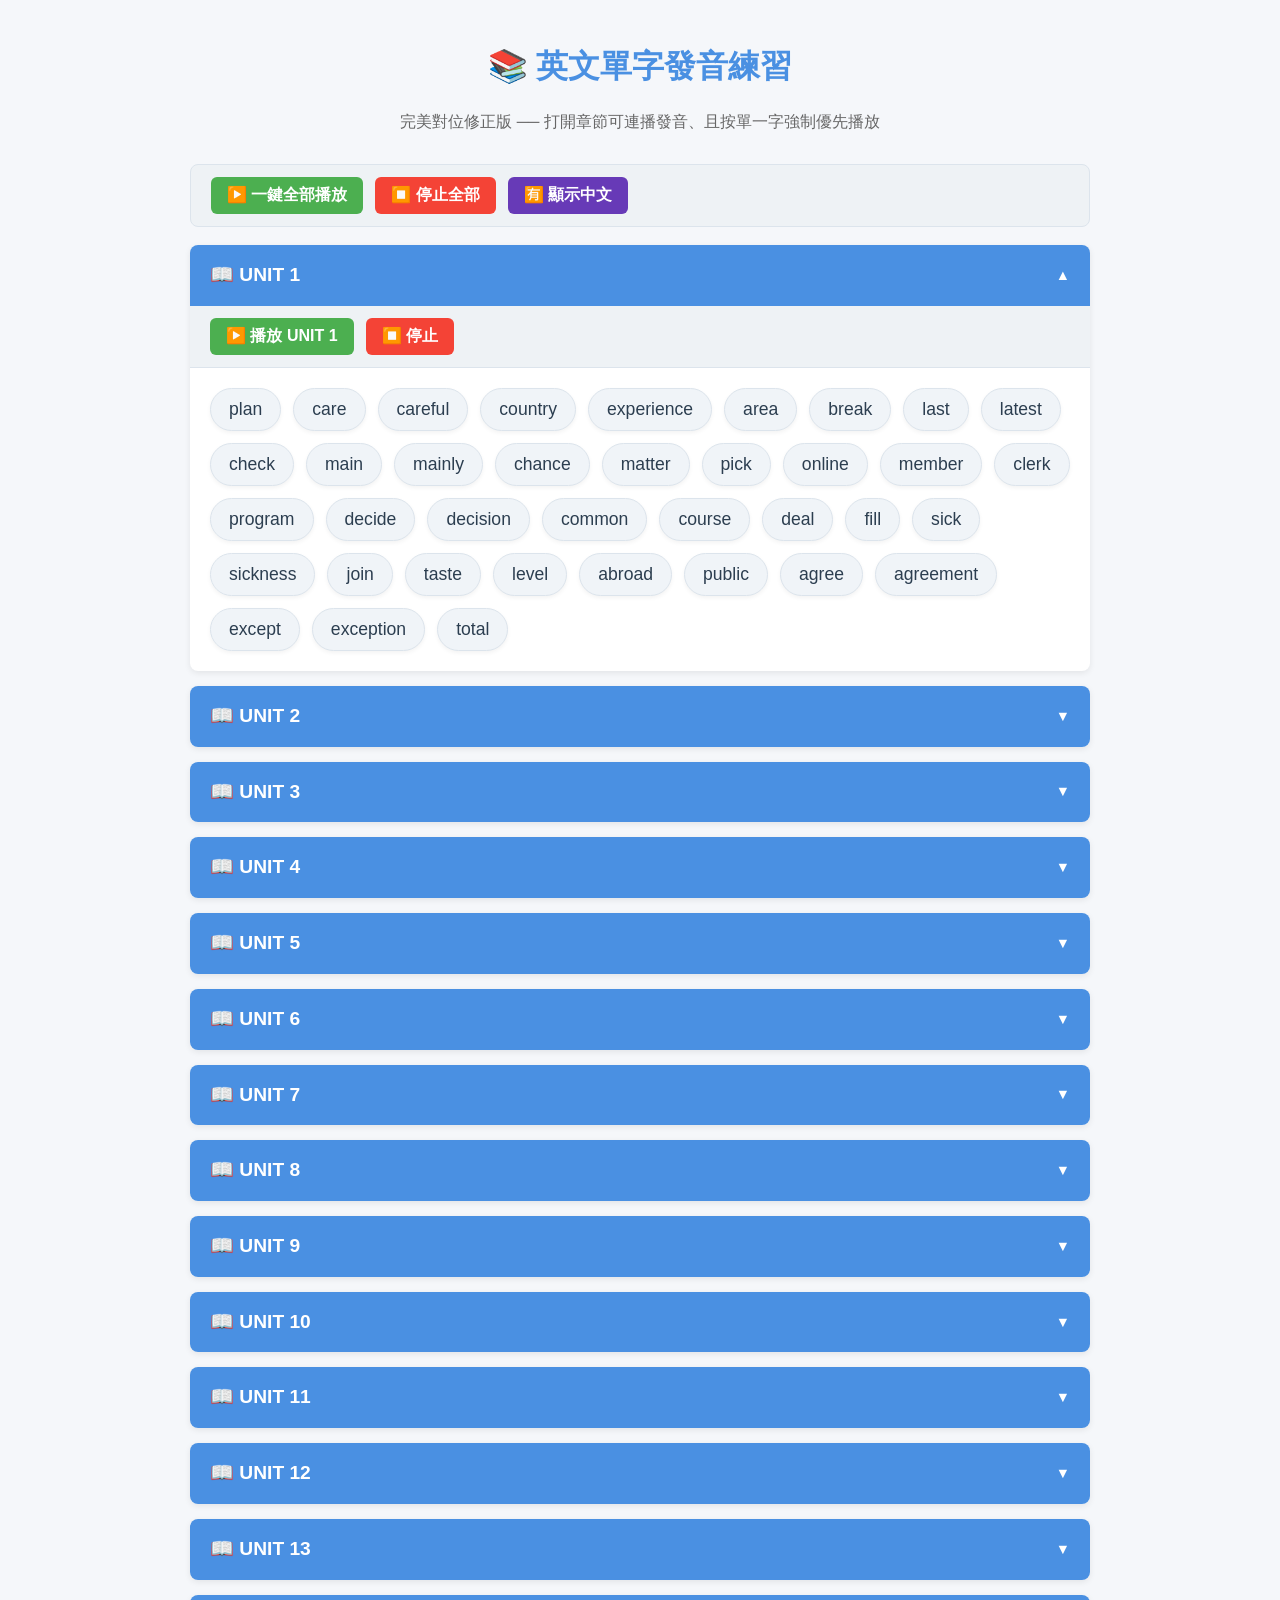
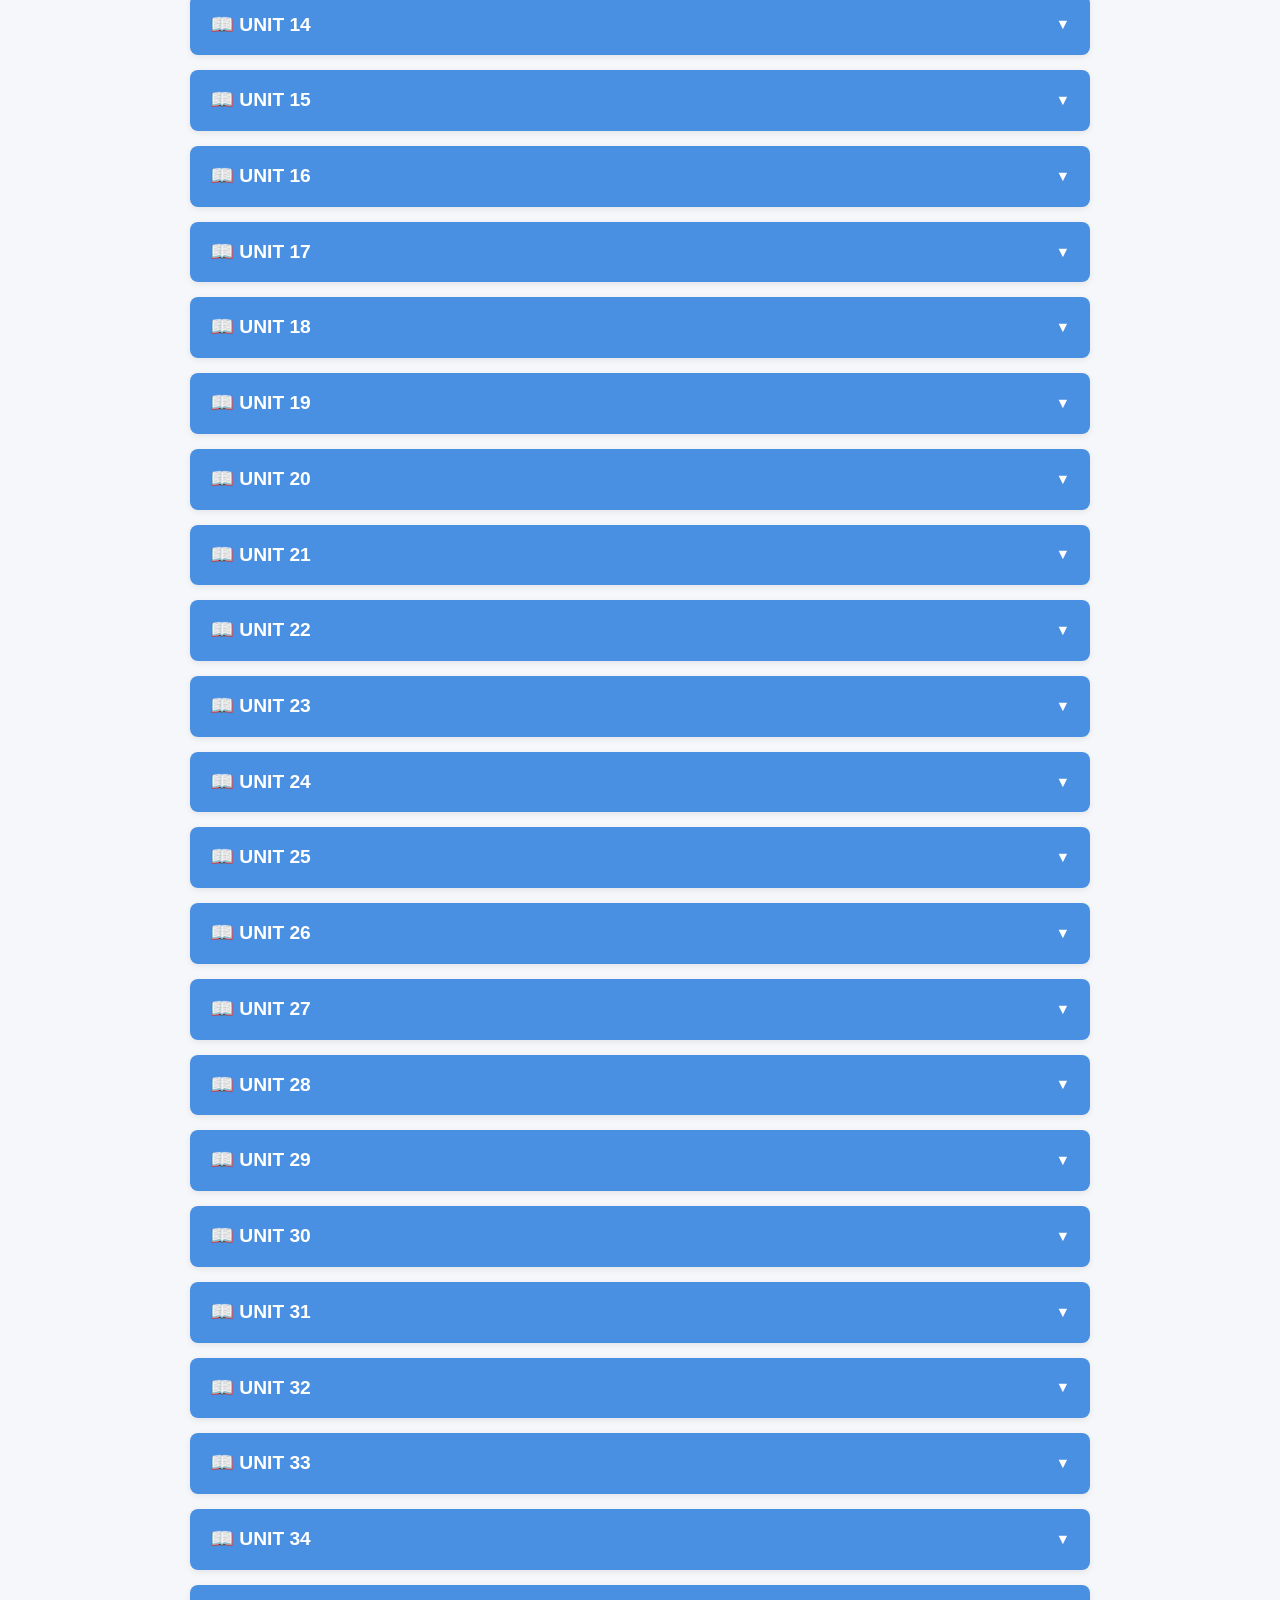
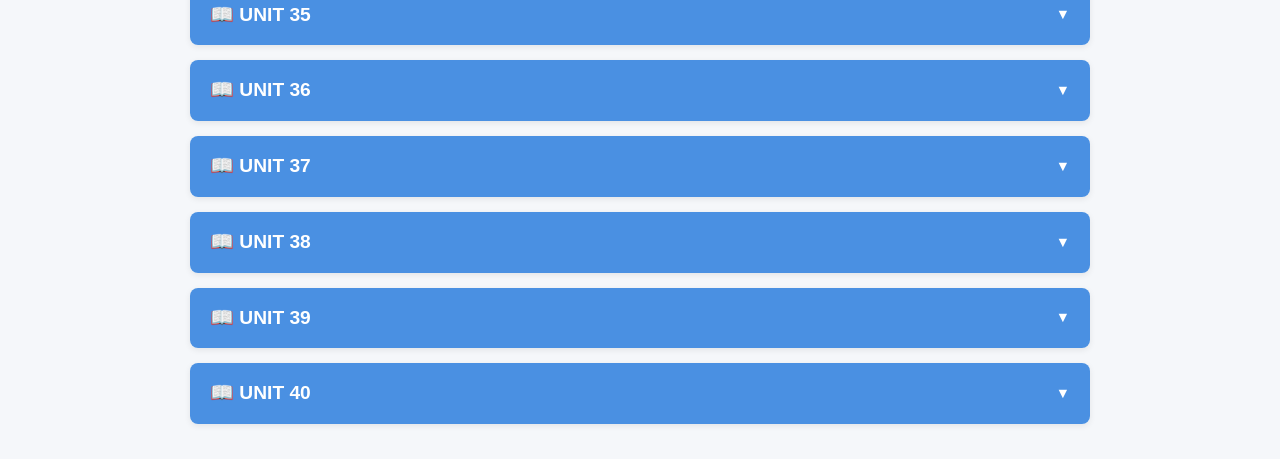
<file: speak.html>
<!DOCTYPE html>
<html lang="zh-TW">
<head>
    <meta charset="UTF-8">
    <meta name="viewport" content="width=device-width, initial-scale=1.0">
    <title>英文單字發音練習 (Units 1-40)</title>
    <style>
        :root {
            --primary-color: #4A90E2;
            --hover-color: #357ABD;
            --bg-color: #F5F7FA;
            --text-color: #333;
        }
        body {
            font-family: 'Segoe UI', Tahoma, Geneva, Verdana, sans-serif;
            background-color: var(--bg-color);
            color: var(--text-color);
            max-width: 900px;
            margin: 0 auto;
            padding: 20px;
            line-height: 1.6;
        }
        h1 {
            text-align: center;
            color: var(--primary-color);
            margin-bottom: 5px;
        }
        p.subtitle {
            text-align: center;
            color: #666;
            margin-bottom: 30px;
        }
        .unit-box {
            background: #fff;
            margin-bottom: 15px;
            border-radius: 8px;
            box-shadow: 0 2px 6px rgba(0,0,0,0.08);
            overflow: hidden;
        }
        summary {
            background-color: var(--primary-color);
            color: white;
            padding: 15px 20px;
            font-size: 1.2rem;
            font-weight: bold;
            cursor: pointer;
            list-style: none;
            transition: background-color 0.3s;
            display: flex;
            justify-content: space-between;
            align-items: center;
        }
        summary:hover {
            background-color: var(--hover-color);
        }
        summary::-webkit-details-marker {
            display: none;
        }
        summary::after {
            content: "▼";
            font-size: 0.9rem;
        }
        details[open] summary::after {
            content: "▲";
        }
        
        .controls-panel {
            background-color: #eef2f5;
            padding: 12px 20px;
            border-bottom: 1px solid #dce4ec;
            display: flex;
            gap: 12px;
            align-items: center;
        }
        .control-btn {
            border: none;
            padding: 8px 16px;
            font-size: 1rem;
            border-radius: 6px;
            cursor: pointer;
            font-weight: bold;
            transition: opacity 0.2s, transform 0.1s;
            display: flex;
            align-items: center;
            gap: 6px;
        }
        .control-btn:hover { opacity: 0.8; transform: scale(1.02); }
        .control-btn:active { transform: scale(0.98); }
        .play-all-btn { background-color: #4CAF50; color: white; }
        .stop-btn { background-color: #F44336; color: white; }
        .toggle-zh-btn { background-color: #673AB7; color: white; }
        .global-controls {
            margin-bottom: 18px;
            border-radius: 8px;
            border: 1px solid #dce4ec;
        }
        
        .status-text {
            color: #555;
            font-size: 0.95rem;
            margin-left: auto;
            font-weight: bold;
        }

        .word-grid {
            display: flex;
            flex-wrap: wrap;
            gap: 12px;
            padding: 20px;
        }
        .word-btn {
            background-color: #f0f4f8;
            border: 1px solid #dce4ec;
            color: #2c3e50;
            padding: 10px 18px;
            font-size: 1.1rem;
            border-radius: 25px;
            cursor: pointer;
            transition: all 0.2s ease;
            box-shadow: 0 2px 4px rgba(0,0,0,0.05);
        }
        .word-btn:hover {
            background-color: #e2e8f0;
            border-color: #cbd5e1;
            transform: translateY(-2px);
            box-shadow: 0 4px 8px rgba(0,0,0,0.1);
        }
        .word-btn:active {
            transform: translateY(0);
        }
        
        /* 單字正在播放的超級突顯效果 */
        .playing {
            background-color: #ffd700 !important;
            border-color: #e6c200 !important;
            color: #000;
            transform: scale(1.08) translateY(-3px) !important;
            box-shadow: 0 5px 12px rgba(255, 215, 0, 0.5) !important;
            font-weight: bold;
        }
    </style>
</head>
<body>

    <h1>📚 英文單字發音練習</h1>
    <p class="subtitle">完美對位修正版 ── 打開章節可連播發音、且按單一字強制優先播放</p>

    <div id="global-controls" class="controls-panel global-controls">
        <button id="play-all-units-btn" class="control-btn play-all-btn">▶️ 一鍵全部播放</button>
        <button id="global-stop-btn" class="control-btn stop-btn">⏹️ 停止全部</button>
        <button id="toggle-zh-btn" class="control-btn toggle-zh-btn">🈶 顯示中文</button>
        <span id="global-status-text" class="status-text"></span>
    </div>

    <div id="vocabulary-container"></div>

    <script>
        // 資料載入：完整的 1~40 課清單
        const rawData = `
UNIT 1
plan, care, careful, country, experience, area, break, last, latest, check, main, mainly, chance, matter, pick, online, member, clerk, program, decide, decision, common, course, deal, fill, sick, sickness, join, taste, level, abroad, public, agree, agreement, except, exception, total
UNIT 2
able, disable, enable, ability, trip, allow, computer, final, finally, happen, treat, treatment, serious, serve, service, surprise, surprised, surprising, fight, notice, worry, worried, tip, act, action, share, raise, dress, traffic, film, drop, heat, attack, item, hurt, enter, paint, painting, throat, meal, hide
UNIT 3
interest, interested, interesting, collect, collection, difficult, difficulty, reason, reasonable, expect, unexpectedly, foreign, foreigner, celebrate, possible, possibility, language, light, lighten, medicine, medical, knowledge, dead, deadly, death, fail, failure, near, nearby, danger, dangerous, package, nature, natural, naturally, plant, feed, hit, terrible, terribly, terrific, pleasure, pleased, pleasant, practice, practical, robot, sore, insect, safe, safety, tie, bear
UNIT 4
order, disorder, believe, belief, through, throughout, mean, meaning, meaningful, means, interview, interviewer, restaurant, explain, explanation, repeat, repeatedly, hobby, power, powerful, lonely, loneliness, certain, certainly, appear, appearance, disappear, block, error, science, scientist, teenager, headache, shape, count, countless, race, slim, topic, sign, signature, signal, throw, square, strange, stranger, honest, honesty, probably, engineer
UNIT 5
popular, popularity, choose, choice, health, healthy, million, special, successful, success, succeed, wonder, wonderful, present, presentation, comfort, comfortable, define, definition, definitely, excellent, relate, relation, relative, relationship, note, notable, tidy, proud, sharp, subject, straight, perhaps, belong, bottom, upload, download, enjoyable, enjoyment, international, nation, national, ignore, local, offer, gain, skill, surface
UNIT 6
cause, company, worse, worsen, attention, provide, lower, energy, develop, development, improve, improvement, personal, personality, custom, customer, social, society, support, due, instead, waste, human, contact, statement, manage, manager, stress, stressful, system, diet, term, spread, control, disease, manner, fever, concern
UNIT 7
create, creative, creativity, creation, creature, travel, traveler, mention, favorite, favor, result, crisis, effort, cultural, culture, handle, design, designer, stage, realize, goal, amount, damage, simply, quality, prize, delay, figure, hall, event, track, author, thus, occur, host, rent, upset, major
UNIT 8
direct, director, direction, review, view, express, method, increase, punish, bother, spot, aim, shy, deny, truth, region, affect, score, loss, lack, aid, period, gather, match, stretch, unless, feature, alive, excuse, phrase, range, path, link
UNIT 9
introduce, introduction, position, wedding, balance, balanced, condition, available, character, survive, survival, regard, regards, discover, material, supply, especially, treasure, examine, average, crowd, crowded, object, border, mature, solution, approach, ordinary, rather, refuse, task, section, measure, marriage, climate
UNIT 10
effect, effective, ineffective, industry, industrial, ill, illness, purpose, message, project, weight, weigh, product, produce, discuss, discussion, consider, considerate, distant, distance, sense, sensitive, advice, advise, education, traditional, income, outcome, couple, whatever, platform, challenge, tour, tourist, delicious, sudden, remove, display, field, century, function, indeed, hurry
UNIT 11
image, imagine, imagination, source, resource, expert, domestic, regular, regularly, complete, completely, cancer, emotion, emotional, therefore, thirsty, thirst, conflict, doubt, doubtful, doubtless, rapid, rapidly, drug, drugstore, peace, peaceful, mass, massive, article, gym, text, metal, strike, soak, fault, force, status, sail, shine, trick, guide, describe, description
UNIT 12
contain, container, reject, rejection, active, activity, general, generally, accept, acceptable, deliver, delivery, form, formal, informal, chain, latter, surf, shoot, shot, diary, praise, divide, liquid, firm, speed, blame, debate, tiny, trade, suit, suitable, detail, flat, curious, rubber, toast, target, roof, scare
UNIT 13
entire, entirely, recent, recently, pattern, charge, recharge, cure, curable, pain, painkiller, perfect, spirit, degree, former, slide, symbol, press, pressure, greet, greeting, worth, soft, softly, soften, solve, reply, factor, seek, tax, ideal, repair, claim, edge, minor, slip, absent, duty, flight
UNIT 14
jam, plain, chase, dull, blood, bleed, attempt, broad, master, folk, argue, argument, court, opinion, escape, gold, golden, bend, justice, legal, illegal, settle, settler, fair, fairly, pale, mask, liberal, shame, smooth, network, networking, gram, kilogram, deadline, dialogue, schedule, positive
UNIT 15
protect, protection, addition, additional, government, environment, environmental, patient, impatient, patiently, temperature, novel, novelty, promise, promising, proper, properly, exist, existence, forward, switch, advance, swallow, address, meter, kilometer, current, currently, central, enemy, cheer, cheerful, journal, cycle, recycle, burden, internal, stream, combine, grain, victory, quantity, command
UNIT 16
connect, connection, prove, proof, compare, comparison, indicate, expend, expense, generous, vote, cancel, value, valuable, invaluable, origin, original, originally, judge, judgment, respond, response, neighbor, neighborhood, obvious, obviously, fashion, old-fashioned, complex, progress, particular, propose, appetite, brilliant, religion, religious, contract, account, blanket, humble, wealthy, wealth, operate, operation, negative, congratulation
UNIT 17
inform, information, attract, attractive, attraction, reduce, risk, prevent, preventive, prevention, replace, global, concert, variety, various, promote, promotion, release, relax, relaxed, relaxing, pity, spite, exchange, process, graduate, advantage, opportunity, remind, citizen, breast, passenger, hire, bet, admire, career, tropical, achieve, achievement, downtown
UNIT 18
passage, suggest, suggestion, prefer, preference, include, including, apply, applicant, application, remain, salary, rate, plastic, statue, medium, harm, harmful, passport, persuade, adventure, adventurous, standard, standardize, partner, partnership, technology, locate, location, suffer, complain, complaint, crop, twist, sweat, barely, edit, editor, organize, organization, stare, tend, talent
UNIT 19
encourage, encouraging, discourage, discouraging, influence, influential, similar, similarity, similarly, depend, dependent, limit, limited, limitation, memory, memorize, chemical, chemistry, afford, victim, lobby, honor, detect, amazed, amazing, desire, destroy, regret, reserve, reservation, budget, float, headline, discount, hunger, vehicle, invent, inventor, invention, extreme, extremely, secure, security, decrease, journey, assist, assistant, assistance, situation
UNIT 20
found, founder, foundation, attend, attendance, appreciate, appreciation, commercial, commerce, warn, warning, unite, united, request, unique, relieve, relief, occasion, occasional, explore, exploration, constant, constantly, injure, injury, jealous, jealousy, recognize, humor, humorous, technique, bacteria, eager, eagerly, credit, drag, rank, flame, flash, crash, rocket, rely, label, tough, engage
UNIT 21
receipt, receive, reception, receptionist, trend, trendy, starve, starvation, announce, announcement, crime, criminal, previous, decorate, decoration, transport, transportation, dessert, greedy, capture, coach, rob, robber, robbery, leisure, wisdom, urban, stable, portion, vanish, react, reaction, threat, medal, deed, dip, mental, athlete, athletic, harbor, pill, profit, specific
UNIT 22
electrical, electricity, electronic, sufficient, emphasize, emphasis, respect, respective, poison, poisonous, necessary, necessity, unnecessary, emergency, frighten, gamble, aware, awareness, suspect, breathe, breath, scene, scenery, staff, clip, leak, skip, client, suicide, gossip, heal, spill, spoil, county, tight, sincere, temper, scream, scatter, laundry
UNIT 23
behave, behavior, accident, accidental, confident, confidence, maintain, maintenance, appeal, appealing, mission, vitamin, fortunate, fortune, structure, import, innocent, chill, chilly, previous, precious, envious, envy, faith, faithful, postpone, dim, property, anxiety, anxious, murder, murderer, committee, moisture, optimistic, vacant, vacancy, poverty, capable, capacity, perform, performance, conclude, conclusion, humankind, conscious, consciously, unconscious
UNIT 24
element, advertise, advertisement, political, politician, exhibit, exhibition, restrict, restriction, determine, determined, determination, impress, impression, impressive, permit, permission, quote, quotation, reveal, strength, strengthen, surround, surroundings, significant, hint, dairy, dizzy, remote, hollow, misery, elevator, muscle, mystery, crew, fuel, lung, election, export, arrest, polar, pole, violent, violence
UNIT 25
lifestyle, worldwide, disappointed, exact, exactly, university, population, department, melt, confuse, confusing, eventually, conversation, actually, diving, principle, primary, primarily, terrorist, homemade, friendship, participate, participant, charming, instrument, principal, strict, strictly, classical, normal, attitude, individual, instant, instantly, ambulance, pollute, pollution
UNIT 26
represent, representative, vision, visible, visualize, scholar, scholarship, clue, pilot, glance, pause, slave, mess, yell, dust, dusty, rough, survey, horrible, naked, pour, grocery, microwave, opposite, oppose, emperor, inferior, ambition, ambitious, moral, immoral, observe, observation, confirm, immediate, immediately, casual, casualty, compete, competitive, competitor, competition, democracy, strategy
UNIT 27
appoint, appointment, virus, despite, research, researcher, consume, consumer, website, webpage, species, access, publish, contrast, involve, obstacle, site, fame, refer, reference, occupy, occupation, financial, impact, quarrel, otherwise, apology, apologize, forecast, classify, imply, consist, preserve, drown, humid, deposit, awesome, awful
UNIT 28
furthermore, contribute, contribution, contributor, identity, identical, identify, percent, percentage, associate, association, volunteer, voluntary, evident, evidence, route, annoy, inspire, inspiring, inspiration, pace, priority, solar, charity, recover, recovery, bargain, monitor, overcome, estimate, encounter, option, optional, resolve, resolution, revise, revision, possess, possession, convince, convinced, convincing, critical, criticism, pregnant, pregnancy, potential, potentially, mechanic, scarcely
UNIT 29
entertain, entertaining, entertainer, entertainment, addict, addicted, addiction, predict, predictable, prediction, dominate, dominant, community, accomplish, accomplishment, cooperate, cooperation, economic, economy, marathon, exaggerate, compose, composition, invade, invasion, expose, disturb, commit, disaster, calorie, insult, essential, expand, gender, concept, issue, urge, urgent, device, demand, establish, endanger, neglect, infant
UNIT 30
annual, anniversary, differ, difference, genetic, gene, infect, infection, elementary, regulation, manufacture, convention, conventional, intend, interfere, luxury, luxurious, campaign, facility, emerge, emerging, interact, interaction, digital, invest, investment, margin, transform, transformation, dignity, contest, construct, construction, grateful, gratitude, virtue, rural, accuse, cherish, protest, refund, fantastic
UNIT 31
workplace, physical, physics, exhaust, exhausted, delicate, incredible, incredibly, artificial, agency, agent, translate, translation, comic, comedy, numerous, aspect, tolerate, obtain, battery, enlarge, analyze, cabinet, absorb, loyal, loyalty, reward, rewarded, rescue, boast, retire, retired, retirement, ruin, defeat, shift, spare, vast, shelter, enormous
UNIT 32
calculate, calculation, launch, offend, offensive, oxygen, disguise, reflect, reflection, statistic, admit, admission, explode, explosion, communicate, communication, concentrate, illustrate, illustration, outstanding, reputation, vegetarian, suspicious, nightmare, demonstrate, demonstration, alternative, companion, instruct, instruction, interrupt, interruption, landscape, magnificent, prosperous, tremendous, atmosphere, professional, employee, employer, employment, approval, disapprove
UNIT 33
fluent, fluency, insurance, delight, alert, labor, divorce, context, makeup, convey, welfare, costume, counter, software, hardware, surgery, deserve, tragic, tragedy, collapse, split, witch, transfer, arise, chew, privacy, mild, mildly, digest, digestion, rebel, rebellious, rebellion, withdraw, miserable, splendid, blossom
UNIT 34
isolate, isolation, assign, assignment, mineral, tremble, abstract, diligent, tension, comment, discipline, ethnic, scratch, literature, reunion, nuclear, content, pursuit, pursue, surrender, household, modest, modesty, obey, obedient, absolute, absolutely, ancient, ancestor, partial, partially, accompany, register, registration, refuge, refugee, portrait, portray, moderate, complicate, complicated, maximum
UNIT 35
require, requirement, gradual, gradually, reluctant, reluctantly, defend, defender, diverse, diversity, resign, resignation, assembly, assemble, distribute, distribution, frustrate, frustrated, frustration, immigrant, immigrate, genuine, genuinely, equipment, inflate, inflation, intimate, intimately, fulfill, fulfillment, resemble, resemblance, ingredient, consequence, consequently, satisfy, satisfaction, satisfactory, conserve, conservative, responsible, responsibility, negotiate, negotiation, generation, appropriate, appropriately, accurate, accuracy, hesitate, hesitation, pronounce, pronunciation, autobiography, audience, circumstance
UNIT 36
donate, donation, purchase, destination, recommend, recommendation, abuse, decline, resume, résumé, scan, scanner, terminal, symptom, document, likewise, appliance, component, distract, distracted, pedestrian, perspective, stock, kidnap, weird, series, submit, massage, resident, prospect, gorgeous, tempt, temptation, conceal, errand, vendor
UNIT 37
caution, cautious, cautiously, layer, confine, notion, conduct, bias, vomit, qualify, qualified, qualification, highlight, upgrade, delete, deletion, embrace, worship, resort, valid, arouse, dedicate, dedication, disrupt, rational, rationally, allergic, allergy, extensive, extensively, convict, conviction, grant, extinct, extinction, vague, recruit, convert, experiment, strain, ceremony
UNIT 38
benefit, beneficial, frequently, declare, declaration, chronic, provoke, souvenir, shuttle, interior, shortage, generate, generator, acquire, acquisition, exclude, nutrition, nutrient, nutritious, corporation, ultimately, president, presidential, embarrassed, embarrassing, champion, championship, fascinate, fascinated, version, swift, swiftly, supervise, supervisor, shiver, vertical, recession, immune, prescribe, sequence, institution, intelligent
UNIT 39
infer, fertilizer, refresh, apparently, vibrate, vibration, distress, enterprise, handicapped, wellness, lotion, dental, stimulus, stimulate, persist, persistence, esteem, opponent, flaw, flawless, banquet, lottery, coral, coupon, accessory, statesman, abundant, abundance, diagnosis, diagnose, certificate, equator, coastline, reckless, nonetheless, compatible
UNIT 40
passerby, manpower, unfortunate, unfortunately, dosage, famine, habitat, inhabit, inhabitant, inherit, ridicule, ridiculous, evolve, evolution, evolutionary, irritate, irritation, unforgettable, overdose, withstand, aborigine, stamina, fingerprint, contemporary, expel, colonist, skeptical, designate, investigate, investigation, philosopher, philosophical, psychology, psychological, distinguish, distinguished, compromise, distinct, distinctive, distinction, pessimistic, pessimism, enthusiasm, enthusiastic, prohibit, prohibition
        `;

        // 為了修復你發現的問題，這邊改以強化的架構先把純資料建構出來：
        // 陣列長這樣: [ {name: "UNIT 1", words:["plan", "care"...]} ... ]
        const unitsData =[];
        let currentParseUnit = null;

        const lines = rawData.trim().split('\n');
        for(let textLine of lines){
            let line = textLine.trim();
            if (!line) continue;

            if (line.startsWith('UNIT')) {
                currentParseUnit = {
                    name: line,
                    words:[]
                };
                unitsData.push(currentParseUnit);
            } else if(currentParseUnit) {
                let wArr = line.split(',').map(w => w.trim()).filter(w => w.length > 0);
                currentParseUnit.words.push(...wArr);
            }
        }

        const container = document.getElementById('vocabulary-container');
        const playAllUnitsBtn = document.getElementById('play-all-units-btn');
        const globalStopBtn = document.getElementById('global-stop-btn');
        const toggleZhBtn = document.getElementById('toggle-zh-btn');
        const globalStatusTextEl = document.getElementById('global-status-text');
        let globalPlayInterrupt = false; 
        const allDetailsBoxes =[];
        const allWordNodes = [];
        const chineseMap = new Map();
        const CHINESE_UNIT_BASE_PATH = 'high';
        const BUFFER_DELAY_MS = 50;
        const NEXT_WORD_DELAY_MS = 600;
        const ERROR_RETRY_DELAY_MS = 100;
        const SINGLE_WORD_DELAY_MS = 80;
        let chineseMapLoaded = false;
        let showChinese = false;

        // 這個函數讓任何語音安全結束與重新復位
        function stopAndClearStatus() {
            globalPlayInterrupt = true; // 發送信號要求後面的語音不再連播
            window.speechSynthesis.cancel();
            
            // 取消全頁面的發光狀態
            document.querySelectorAll('.word-btn').forEach(btn => btn.classList.remove('playing'));
            // 讓所有的文字都重置為安靜
            document.querySelectorAll('.status-text').forEach(st => st.textContent = "");
        }

        function normalizeWordKey(word) {
            return String(word || '').trim().toLowerCase();
        }

        function extractChineseMeaning(rawMeaning) {
            return String(rawMeaning || '')
                .replace(/\((?:v|n|adj|adv|prep|vt|vi|conj|pron)\.?\)/gi, '')
                .replace(/(?:^|\s)(?:v|n|adj|adv|prep|vt|vi|conj|pron)\.(?=\s|$)/gi, ' ')
                .replace(/[;；]/g, '、')
                .replace(/\s+/g, ' ')
                .trim();
        }

        function parseChineseContent(contentText) {
            String(contentText || '').split('\n').forEach((lineText) => {
                const line = lineText.trim();
                if (!line) return;
                const match = line.match(/^([\p{L}][\p{L}\-'.]*)\s+(.+)$/u);
                if (!match) return;
                const enWord = match[1];
                const zhRaw = extractChineseMeaning(match[2]);
                if (!zhRaw) return;
                const key = normalizeWordKey(enWord);
                if (!chineseMap.has(key)) chineseMap.set(key, zhRaw);
            });
        }

        async function ensureChineseMapLoaded() {
            if (chineseMapLoaded) return;
            const filePaths = Array.from(
                { length: unitsData.length },
                (_, idx) => `${CHINESE_UNIT_BASE_PATH}/unit${idx + 1}.js`
            );
            const results = await Promise.all(
                filePaths.map(async (path) => {
                    try {
                        const response = await fetch(path);
                        if (!response.ok) {
                            console.warn(`中文資料載入失敗：${path}`);
                            return "";
                        }
                        return await response.text();
                    } catch (err) {
                        console.warn(`中文資料載入失敗：${path}`, err);
                        return "";
                    }
                })
            );
            results.forEach(fileText => {
                // 目前 unit 檔案格式為 registerBook(... { content: `...` })，此處對應擷取 content 區塊。
                const match = String(fileText).match(/content:\s*`([\s\S]*?)`/);
                if (match && match[1]) parseChineseContent(match[1]);
            });
            chineseMapLoaded = true;
        }

        function refreshWordLabels() {
            allWordNodes.forEach(wordData => {
                const key = normalizeWordKey(wordData.text);
                const zh = chineseMap.get(key);
                wordData.el.textContent = (showChinese && zh)
                    ? `${wordData.text} ｜ ${zh}`
                    : wordData.text;
            });
        }

        function openCurrentUnit(unitBox) {
            unitBox.open = true;
        }

        function playSequentially(wordNodes, onDone) {
            function playNext(currentIndex) {
                if (globalPlayInterrupt || currentIndex >= wordNodes.length) {
                    if (!globalPlayInterrupt && typeof onDone === 'function') onDone();
                    return;
                }

                const wordObject = wordNodes[currentIndex];
                const utterance = new SpeechSynthesisUtterance(wordObject.text);
                utterance.lang = 'en-US';
                utterance.rate = 0.85;

                utterance.onstart = () => {
                    openCurrentUnit(wordObject.unitBox);
                    wordObject.el.classList.add('playing');
                    wordObject.el.scrollIntoView({ behavior: 'smooth', block: 'center' });
                };

                utterance.onend = () => {
                    wordObject.el.classList.remove('playing');
                    if (!globalPlayInterrupt) setTimeout(() => playNext(currentIndex + 1), NEXT_WORD_DELAY_MS);
                };

                utterance.onerror = () => {
                    wordObject.el.classList.remove('playing');
                    if (!globalPlayInterrupt) setTimeout(() => playNext(currentIndex + 1), ERROR_RETRY_DELAY_MS);
                };

                setTimeout(() => {
                    if (!globalPlayInterrupt) window.speechSynthesis.speak(utterance);
                }, BUFFER_DELAY_MS);
            }
            playNext(0);
        }

        // 當全部清單掃完並變成 Object 物件之後，正式構建按鈕區：
        unitsData.forEach((unitObj, idx) => {
            
            const unitBox = document.createElement('details');
            unitBox.className = 'unit-box';
            if(idx === 0) unitBox.open = true; // 只打開第一單元
            allDetailsBoxes.push(unitBox);

            // 選單單一開闔設計
            unitBox.addEventListener('toggle', (e) => {
                if (e.target.open) {
                    allDetailsBoxes.forEach(b => {
                        if (b !== unitBox && b.open) {
                            b.open = false; 
                        }
                    });
                }
            });

            // 標題 summary
            const summary = document.createElement('summary');
            summary.textContent = "📖 " + unitObj.name;
            unitBox.appendChild(summary);

            // 控制列面板
            const controlPanel = document.createElement('div');
            controlPanel.className = 'controls-panel';
            
            const playUnitBtn = document.createElement('button');
            playUnitBtn.className = 'control-btn play-all-btn';
            playUnitBtn.innerHTML = '▶️ 播放 ' + unitObj.name; 

            const stopBtn = document.createElement('button');
            stopBtn.className = 'control-btn stop-btn';
            stopBtn.innerHTML = '⏹️ 停止';

            const statusTextEl = document.createElement('span');
            statusTextEl.className = 'status-text';

            controlPanel.appendChild(playUnitBtn);
            controlPanel.appendChild(stopBtn);
            controlPanel.appendChild(statusTextEl);
            unitBox.appendChild(controlPanel);

            // 單字區域 DOM 建立
            const gridWrap = document.createElement('div');
            gridWrap.className = 'word-grid';
            const allBtnNodes =[];

            unitObj.words.forEach((wordText) => {
                const btnNode = document.createElement('button');
                btnNode.className = 'word-btn';
                btnNode.textContent = wordText;
                gridWrap.appendChild(btnNode);
                const wordData = { text: wordText, el: btnNode, unitBox };
                allBtnNodes.push(wordData); // 把按鈕記憶起來配對
                allWordNodes.push(wordData);
            });
            unitBox.appendChild(gridWrap);

            // ▼ [最核心的除錯修復區] 直接利用安全封閉式作用域呼叫播音，不用擔心跑掉！
            
            // "播放這整課" 的流程邏輯
            playUnitBtn.onclick = () => {
                stopAndClearStatus();
                globalPlayInterrupt = false; // 解除阻止訊號

                statusTextEl.textContent = "🔊 正在連續播放...";
                statusTextEl.style.color = "#4CAF50";
                playSequentially(allBtnNodes, () => {
                    statusTextEl.textContent = "✅ " + unitObj.name + " 已經順暢播放完畢";
                });
            };

            // "強制中止" 按鍵邏輯
            stopBtn.onclick = () => stopAndClearStatus();

            // 若要強制自己"按任意個別的按鈕強制切進去唸"
            allBtnNodes.forEach(wordData => {
                wordData.el.onclick = () => {
                    // 同樣直接暴力砍掉一切干擾！
                    stopAndClearStatus();

                    const singelUtterance = new SpeechSynthesisUtterance(wordData.text);
                    singelUtterance.lang = 'en-US';
                    singelUtterance.rate = 0.85; 

                    singelUtterance.onstart = () => wordData.el.classList.add('playing');
                    singelUtterance.onend = () => wordData.el.classList.remove('playing');
                    singelUtterance.onerror = () => wordData.el.classList.remove('playing');
                    
                    // 用Timeout防備各大廠覽器自帶的 "切太快就不唸新東西" bug 緩衝。
                    setTimeout(()=>{
                        window.speechSynthesis.speak(singelUtterance);
                    }, SINGLE_WORD_DELAY_MS);
                };
            });

            // 繪製結果附加給 HTML大框框！
            container.appendChild(unitBox);
        });

        playAllUnitsBtn.onclick = () => {
            stopAndClearStatus();
            globalPlayInterrupt = false;
            globalStatusTextEl.textContent = "🔊 正在一鍵播放全部單字...";
            globalStatusTextEl.style.color = "#4CAF50";
            playSequentially(allWordNodes, () => {
                globalStatusTextEl.textContent = "✅ 全部單字播放完畢";
            });
        };

        globalStopBtn.onclick = () => stopAndClearStatus();

        toggleZhBtn.onclick = async () => {
            if (!showChinese) {
                globalStatusTextEl.textContent = "📚 正在載入中文資料...";
                globalStatusTextEl.style.color = "#673AB7";
                await ensureChineseMapLoaded();
                showChinese = true;
                toggleZhBtn.textContent = "🈚 隱藏中文";
                refreshWordLabels();
                globalStatusTextEl.textContent = "✅ 已顯示中文";
            } else {
                showChinese = false;
                toggleZhBtn.textContent = "🈶 顯示中文";
                refreshWordLabels();
                globalStatusTextEl.textContent = "✅ 已隱藏中文";
            }
        };

        // 當離開此分頁或重新整理時直接安靜收口！
        window.onbeforeunload = function() {
            window.speechSynthesis.cancel();
        };

    </script>
</body>
</html>
</file>
